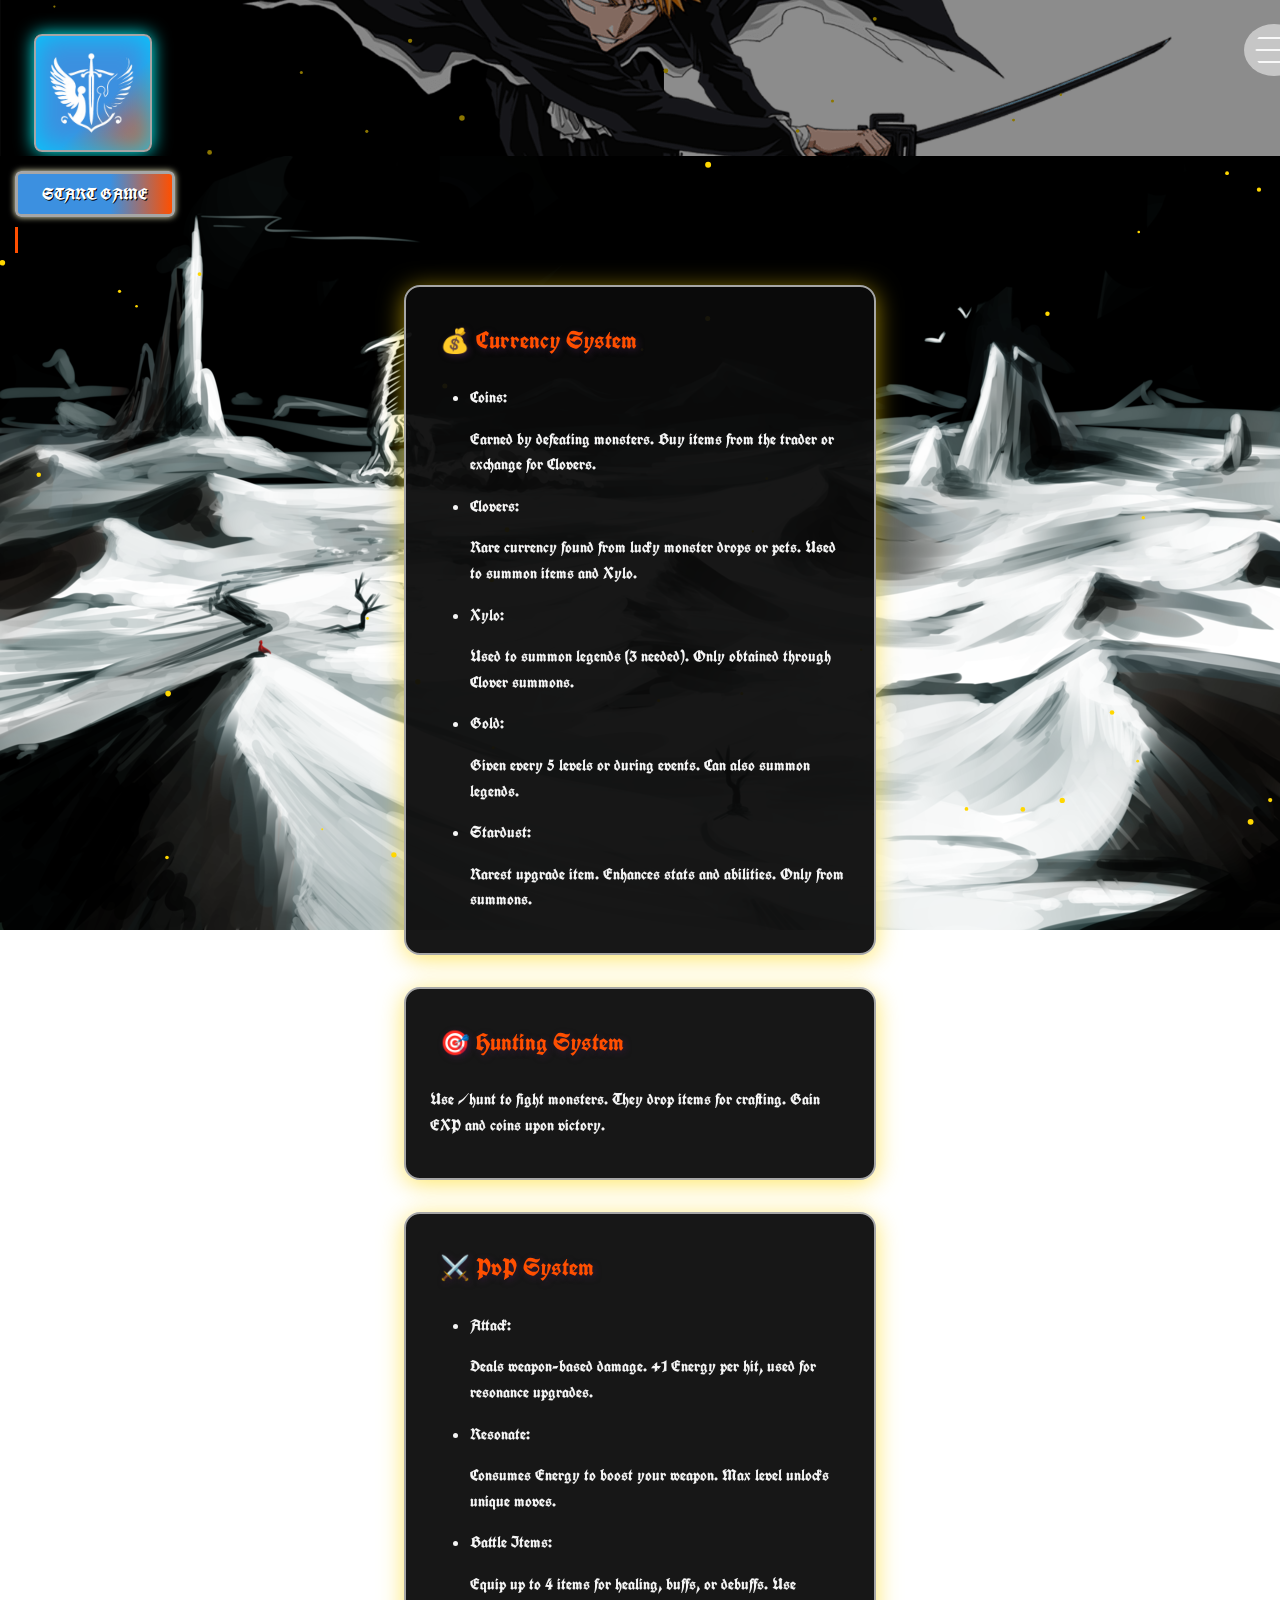
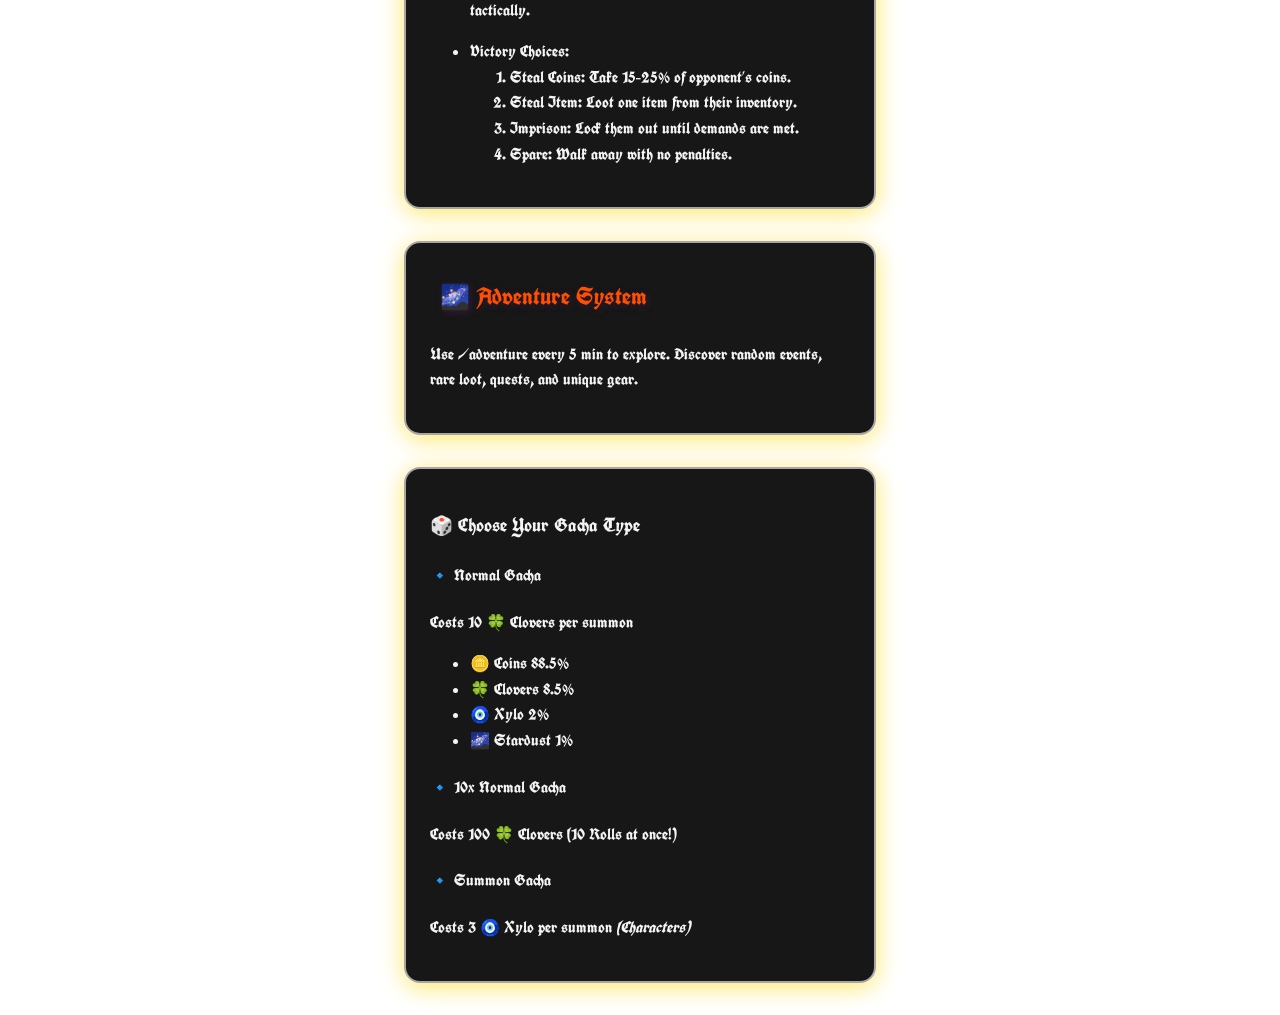
<file: index.html>
<!DOCTYPE html>
<html lang="en">
<head>
    <meta charset="UTF-8">
    <meta name="viewport" content="width=device-width, initial-scale=1.0">
    <title>Dusk Tales</title>
    <link rel="stylesheet" href="style.css">
    <link href="https://fonts.googleapis.com/css2?family=Press+Start+2P&family=VT323&display=swap" rel="stylesheet">
</head>
<body>
    <canvas id="particleCanvas"></canvas>
    <div class="image-container">
        <nav class="logo-container">
            <img src="assets/logo.png" alt="" width="140" height="140" id="logo">
            <img src="assets/menu-bar.png" alt="" width="40" height="40"  id="hamburger">
        </nav>
        <div class="menu" id="menu">
            <ul>
              <li><a href="Eventinfo.html">Adventure Events</a></li>
            </ul>
        </div>
        <main class="heading-container">
          <div class="game-intro" style="margin: 15px;">
            <button class="btn" id="btn">Start Game</button>
            <p class="typing-effect">
              A game made by a team of retarded people for the cool people
            </p>              
          </div>
              
          <div class="card">
            <h1 class="neon-title">💰 Currency System</h1>
            <ul class="neon-list">
              <li>
                <strong>Coins:</strong>
                <p>Earned by defeating monsters. Buy items from the trader or exchange for Clovers.</p>
              </li>
              <li>
                <strong>Clovers:</strong>
                <p>Rare currency found from lucky monster drops or pets. Used to summon items and Xylo.</p>
              </li>
              <li>
                <strong>Xylo:</strong>
                <p>Used to summon legends (3 needed). Only obtained through Clover summons.</p>
              </li>
              <li>
                <strong>Gold:</strong>
                <p>Given every 5 levels or during events. Can also summon legends.</p>
              </li>
              <li>
                <strong>Stardust:</strong>
                <p>Rarest upgrade item. Enhances stats and abilities. Only from summons.</p>
              </li>
            </ul>
          </div>
          <audio autoplay loop>
            <source src="/assets/bgaudio.mp3" type="audio/mp3">
          </audio>          
          
          <div class="card">
            <h1 class="neon-title">🎯 Hunting System</h1>
            <p class="neon-paragraph">
              Use <strong class="highlight">/hunt</strong> to fight monsters. They drop items for crafting. Gain EXP and coins upon victory.
            </p>
          </div>
          
          <div class="card">
            <h1 class="neon-title">⚔️ PvP System</h1>
            <ul class="neon-list">
              <li>
                <strong>Attack:</strong>
                <p>Deals weapon-based damage. +1 Energy per hit, used for resonance upgrades.</p>
              </li>
              <li>
                <strong>Resonate:</strong>
                <p>Consumes Energy to boost your weapon. Max level unlocks unique moves.</p>
              </li>
              <li>
                <strong>Battle Items:</strong>
                <p>Equip up to 4 items for healing, buffs, or debuffs. Use tactically.</p>
              </li>
              <li>
                <strong>Victory Choices:</strong>
                <ol>
                  <li><strong>Steal Coins:</strong> Take 15–25% of opponent’s coins.</li>
                  <li><strong>Steal Item:</strong> Loot one item from their inventory.</li>
                  <li><strong>Imprison:</strong> Lock them out until demands are met.</li>
                  <li><strong>Spare:</strong> Walk away with no penalties.</li>
                </ol>
              </li>
            </ul>
          </div>
          
          <div class="card">
            <h1 class="neon-title">🌌 Adventure System</h1>
            <p class="neon-paragraph">
              Use <strong class="highlight">/adventure</strong> every 5 min to explore. Discover random events, rare loot, quests, and unique gear.
            </p>
          </div>          
          <div class="card">
            <h3 class="card-title">🎲 Choose Your Gacha Type</h3>
          
            <div class="gacha-section">
              <h4 class="gacha-name">🔹 Normal Gacha</h4>
              <p class="gacha-cost">Costs <span class="highlight">10 🍀 Clovers</span> per summon</p>
              <ul class="gacha-odds">
                <li><span>🪙 Coins</span> <span class="percent">88.5%</span></li>
                <li><span>🍀 Clovers</span> <span class="percent">8.5%</span></li>
                <li><span>🧿 Xylo</span> <span class="percent">2%</span></li>
                <li><span>🌌 Stardust</span> <span class="percent">1%</span></li>
              </ul>
            </div>
          
            <div class="gacha-section">
              <h4 class="gacha-name">🔹 10x Normal Gacha</h4>
              <p class="gacha-cost">Costs <span class="highlight">100 🍀 Clovers</span> (10 Rolls at once!)</p>
            </div>
          
            <div class="gacha-section">
              <h4 class="gacha-name">🔹 Summon Gacha</h4>
              <p class="gacha-cost">Costs <span class="highlight">3 🧿 Xylo</span> per summon <em>(Characters)</em></p>
            </div>
          </div>          
        </main>    
      </div>
    <script src="index.js"></script>
</body>
</html>
</file>
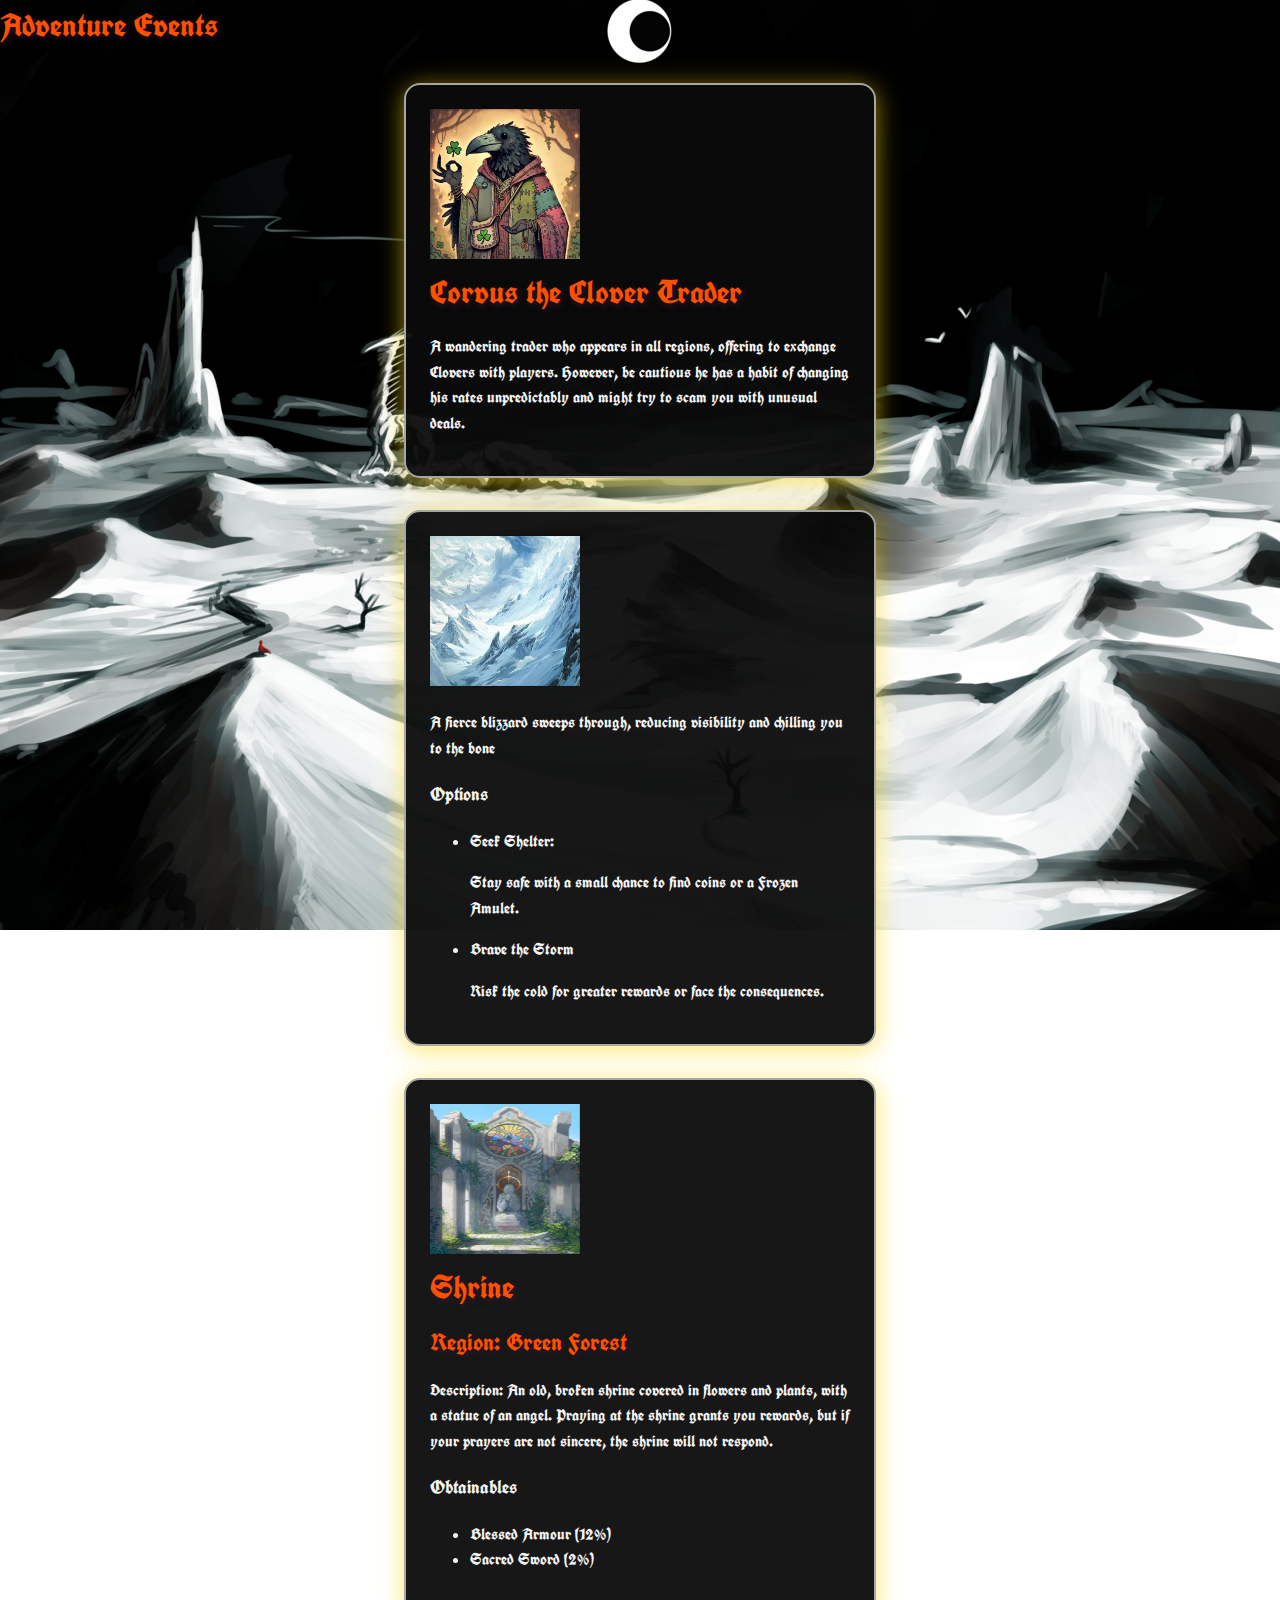
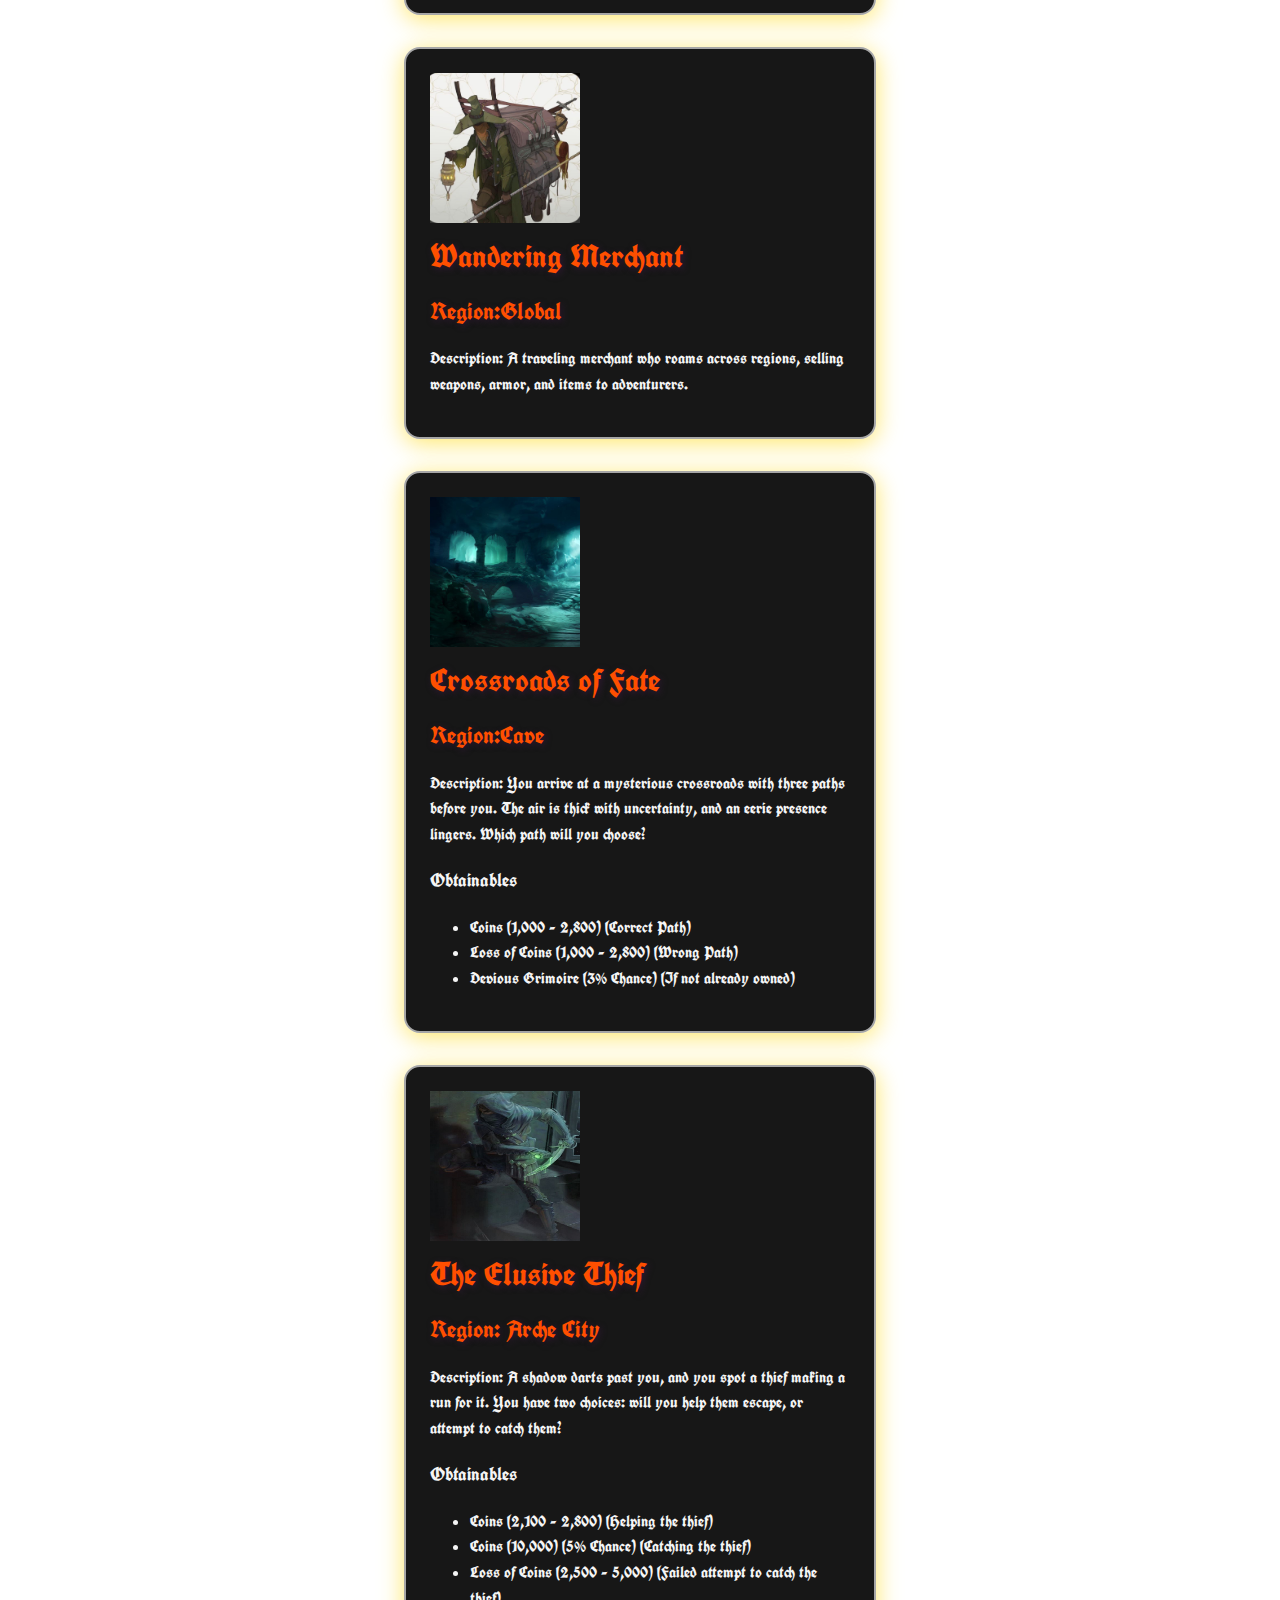
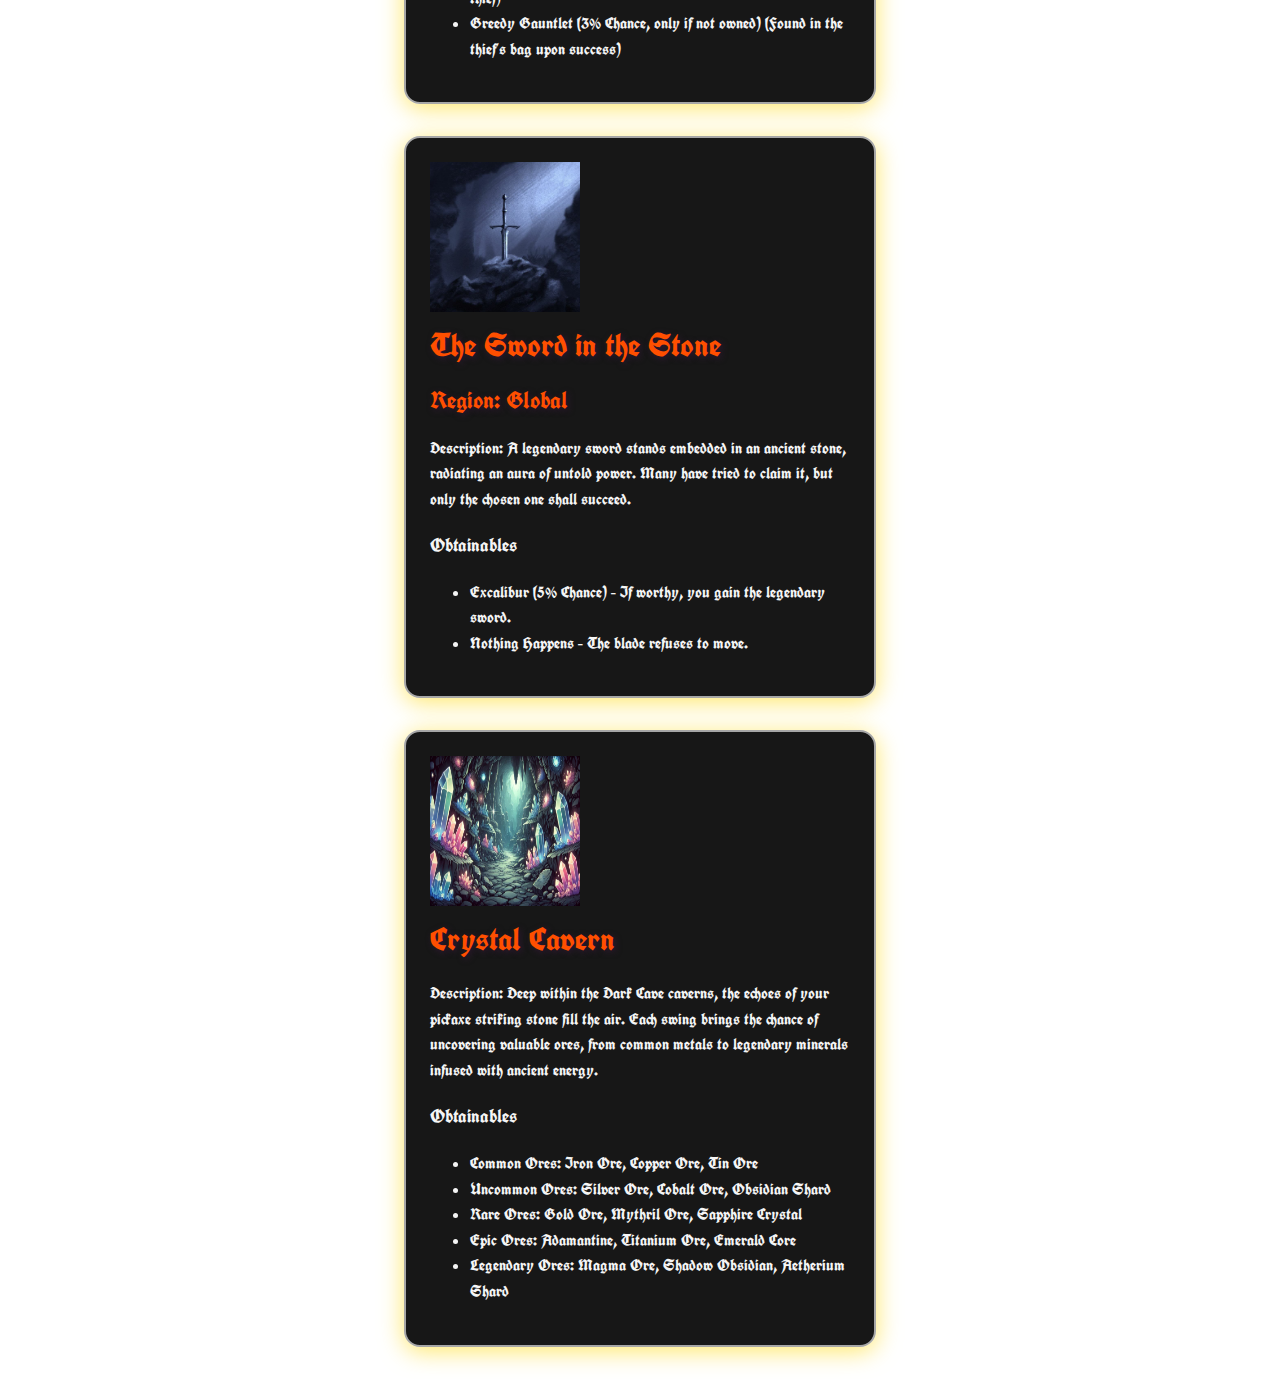
<file: Eventinfo.html>
<!DOCTYPE html>
<html lang="en">
<head>
    <meta charset="UTF-8">
    <meta name="viewport" content="width=device-width, initial-scale=1.0">
    <title>Document</title>
    <link rel="stylesheet" href="style.css">
   
</head>
<body>
    <h1 class="heading-container">Adventure Events</h1>
    <div class="container-grid">
        <div class="card">
            <img src="assets/image7.jpeg" alt="" width="150" height="150">
            <h1>Corvus the Clover Trader</h1>
            <p>A wandering trader who appears in all regions, offering to exchange Clovers with players. However, be cautious he has a habit of changing his rates unpredictably and might try to scam you with unusual deals.</p>
        </div>
        <div class="card">
            <img src="assets/image8.jpeg" alt="" width="150" height="150">
            <p>A fierce blizzard sweeps through, reducing visibility and chilling you to the bone</p>
            <h3>Options</h3>
            <ul>
                <li><strong>Seek Shelter:</strong><p> Stay safe with a small chance to find coins or a Frozen Amulet.  </p></li>
                <li><strong> Brave the Storm</strong><p>Risk the cold for greater rewards or face the consequences.  </p></li>
            </ul>
        </div>
        <div class="card">
            <img src="assets/image4.jpeg" alt="" width="150" height="150">
            <h1>Shrine</h1>
            <h2>Region: Green Forest</h2>
            <p>Description: An old, broken shrine covered in flowers and plants, with a statue of an angel.
                Praying at the shrine grants you rewards, but if your prayers are not sincere, the shrine will not respond.  </p>
           <h3>Obtainables</h3>
           <ul>
               <li>Blessed Armour (12%)</li>
               <li>Sacred Sword (2%)</li>
           </ul>
          </div>
       <div class="card">
          <img src="assets/image1.jpeg" alt="" width="150" height="150">
          <h1>Wandering Merchant</h1>
          <h2>Region:Global</h2>
          <p>Description: A traveling merchant who roams across regions, selling weapons, armor, and items to adventurers.</p>
       </div>
       <div class="card">
          <img src="assets/image2.jpeg" alt="" width="150" height="150">
          <h1> Crossroads of Fate  </h1>
          <h2>Region:Cave</h2>
          <p>Description: You arrive at a mysterious crossroads with three paths before you. 
            The air is thick with uncertainty, and an eerie presence lingers. Which path will you choose?  </p>
            <h3>Obtainables</h3>
          <ul>
            <li>Coins (1,000 - 2,800) (Correct Path)  </li>
            <li>Loss of Coins (1,000 - 2,800) (Wrong Path) </li>
            <li>Devious Grimoire (3% Chance) (If not already owned)</li>
          </ul>
       </div>
       <div class="card">
          <img src="assets/image3.jpeg" alt="" width="150" height="150">
        <h1>The Elusive Thief  </h1>
         <h2>Region: Arche City  
        </h2>
        <p>Description: A shadow darts past you, and you spot a thief making a run for it. You have two choices:
             will you help them escape, or attempt to catch them?  
        </p>
        <h3>Obtainables</h3>
        <ul>
            <li>Coins (2,100 - 2,800) (Helping the thief)</li>
            <li>Coins (10,000) (5% Chance) (Catching the thief)  </li>
            <li>Loss of Coins (2,500 - 5,000) (Failed attempt to catch the thief)  </li>
            <li>Greedy Gauntlet (3% Chance, only if not owned) (Found in the thief’s bag upon success)</li>
        </ul>
       </div>
       <div class="card">
           <img src="assets/image5.jpeg" alt="" width="150" height="150">
           <h1>The Sword in the Stone</h1>
           <h2>Region: Global  </h2>
           <p>Description: A legendary sword stands embedded in an ancient stone,
             radiating an aura of untold power. Many have tried to claim it, but only the chosen one shall succeed.  </p>
            <h3>Obtainables</h3>
            <ul>
                <li>Excalibur (5% Chance) – If worthy, you gain the legendary sword.  </li>
                <li>Nothing Happens – The blade refuses to move.</li>
            </ul>
       </div>
       <div class="card">
           <img src="assets/image6.jpeg" alt="" width="150" height="150">
           <h1>Crystal Cavern</h1>
           <p>Description: Deep within the Dark Cave caverns, the echoes of your pickaxe striking stone fill the air.
             Each swing brings the chance of uncovering valuable ores, from common metals to legendary minerals infused with ancient energy.  </p>
            <h3>Obtainables</h3>
            <ul>
                <li>Common Ores: Iron Ore, Copper Ore, Tin Ore</li>
                <li>Uncommon Ores: Silver Ore, Cobalt Ore, Obsidian Shard</li>
                <li>Rare Ores: Gold Ore, Mythril Ore, Sapphire Crystal  </li>
                <li>Epic Ores: Adamantine, Titanium Ore, Emerald Core </li>
                <li>Legendary Ores: Magma Ore, Shadow Obsidian, Aetherium Shard</li>
            </ul>
       </div>
    </div>
</body>
</html>
</file>
<file: style.css>
/* 1. Font Setup */
@import url('https://fonts.googleapis.com/css2?family=UnifrakturCook:wght@700&display=swap');

/* 2. Base Styles */
body {
  background: url('assets/bleach-bg.png') no-repeat center center fixed;
  background-size: cover;
  font-family: 'UnifrakturCook', cursive;
  color: #f5f5f5;
  margin: 0;
  padding: 0;
  line-height: 1.6;
  min-height: 100vh;
  box-sizing: border-box;
}

/* 3. Headings & Typography */
h1, h2, .typing-effect {
  color: #ff4f00;
  text-shadow: 2px 2px 6px #301934;
  font-family: 'UnifrakturCook', cursive;
  margin: 0 0 10px 0;
}

.heading-container h1, .heading-container h2 {
  font-size: 1.5rem;
  padding: 10px;
}

/* 4. Typing Effect */
.typing-effect {
  font-size: 1rem;
  margin-top: 10px;
  overflow: hidden;
  white-space: nowrap;
  border-right: 3px solid #ff4f00;
  width: 0;
  animation: typing 2.5s steps(30, end) forwards, blink-caret 0.75s step-end infinite;
}

@keyframes typing {
  from { width: 0; }
  to { width: 100%; }
}
@keyframes blink-caret {
  0%, 100% { border-color: transparent; }
  50% { border-color: #ff4f00; }
}

/* 5. Card Styling */
.card {
  background: rgba(11, 11, 11, 0.95);
  border: 2px solid #a6a6a6;
  padding: 1.5rem;
  margin: 2rem auto;
  border-radius: 16px;
  box-shadow: 0 4px 24px #FFD70099, 0 0 0 #0ff;
  font-family: 'UnifrakturCook', cursive;
  color: #f5f5f5;
  transition: 
    transform 0.3s cubic-bezier(.25,.8,.25,1),
    box-shadow 0.3s cubic-bezier(.25,.8,.25,1),
    border-color 0.3s cubic-bezier(.25,.8,.25,1);
  max-width: 420px;
  position: relative;
  z-index: 2;
  overflow: hidden;
}

.card::before {
  content: "";
  position: absolute;
  inset: 0;
  background: linear-gradient(120deg, #ff4f00 10%, #3c90e0 90%);
  opacity: 0;
  transition: opacity 0.3s;
  z-index: 1;
  pointer-events: none;
}

.card:hover {
  box-shadow: 0 0 24px #0ff, 0 0 40px #ff4f0055;
  border-color: #ff4f00;
  transform: translateY(-8px) scale(1.025) rotateZ(-1deg);
}

.card:hover::before {
  opacity: 0.12;
}

/* 6. Button Styling */
.btn {
  background: linear-gradient(90deg, #3c90e0 60%, #ff4f00 100%);
  border: 3px solid #a6a6a6;
  color: #fff;
  padding: 10px 24px;
  font-size: 1rem;
  font-family: 'UnifrakturCook', cursive;
  cursor: pointer;
  text-transform: uppercase;
  text-shadow: 1px 1px #000;
  border-radius: 6px;
  box-shadow: 0 0 6px #fffbcc;
  transition: 
    background 0.3s, 
    color 0.3s, 
    box-shadow 0.3s, 
    border-color 0.3s;
}

.btn:hover {
  background: linear-gradient(90deg, #ff4f00 60%, #3c90e0 100%);
  color: #fff;
  box-shadow: 0 0 16px #ffd700;
  border-color: #ff4f00;
}

/* 7. Hamburger Icon */
#hamburger {
  position: absolute;
  top: 24px;
  right: 24px;
  font-size: 2rem;
  cursor: pointer;
  z-index: 1000;
  color: #0b0b0b;
  background: rgba(255,255,255,0.5);
  border-radius: 50%;
  padding: 6px 10px;
  transition: background 0.2s;
}
#hamburger:hover {
  background: #ff4f0033;
}

/* 8. Menu Dropdown */
#menu {
  display: none;
  position: absolute;
  top: 64px;
  right: 24px;
  background: #0b0b0b;
  padding: 14px 24px;
  border-radius: 10px;
  border: 2px solid #a6a6a6;
  z-index: 999;
  min-width: 140px;
  box-shadow: 0 4px 16px #30193477;
}

#menu.show-menu {
  display: block;
}

#menu a {
  color: #ff4f00;
  font-family: 'UnifrakturCook', cursive;
  text-decoration: none;
  padding: 10px 0;
  display: block;
  text-align: center;
  font-size: 1rem;
  margin: 6px 0;
  border-radius: 4px;
  transition: background 0.3s, color 0.3s;
}

#menu a:hover {
  background: #1a1a1a;
  color: #3c90e0;
}

/* 9. Logo Styling */
#logo {
  width: 100px;
  height: 100px;
  margin: 10px;
  position: relative;
  top: 0;
  border: 2px solid #a6a6a6;
  padding: 7px;
  background: linear-gradient(135deg, #3c90e0 60%, #ff4f00 100%);
  box-shadow: 0 0 18px #00ffff, 0 0 28px #00ccff inset;
  border-radius: 8px;
  image-rendering: crisp-edges;
  display: block;
  z-index: 2;
}

/* 10. Particles Canvas (Optional FX Layer) */
#particleCanvas {
  position: fixed;
  top: 0;
  left: 0;
  z-index: 1;
  pointer-events: none;
  width: 100vw;
  height: 100vh;
}

/* 11. Banner/Logo Container */
.logo-container {
  background-image: url('assets/banner.png');
  background-size: cover;
  background-position: center;
  background-repeat: no-repeat;
  width: 100%;
  height: 12vh;
  min-height: 80px;
  text-align: center;
  padding: 24px;
  position: relative;
  overflow: hidden;
}

.logo-container::before {
  content: '';
  position: absolute;
  inset: 0;
  background: rgba(0, 0, 0, 0.45);
  z-index: 1;
  overflow: hidden;
}

.logo-container > * {
  position: relative;
  z-index: 2;
}

/* 12. Responsive Tweaks */
@media (max-width: 600px) {
  .card {
    margin: 1rem 0.5rem;
    padding: 1rem;
    max-width: 95vw;
  }
  .heading-container h1, .heading-container h2 {
    font-size: 1.1rem;
    padding: 6px;
  }
  #logo {
    width: 64px;
    height: 64px;
    padding: 3px;
  }
  .logo-container {
    height: 64px;
    padding: 10px;
  }
  #hamburger {
    top: 12px;
    right: 12px;
    font-size: 1.5rem;
    padding: 4px 7px;
  }
}
</file>
